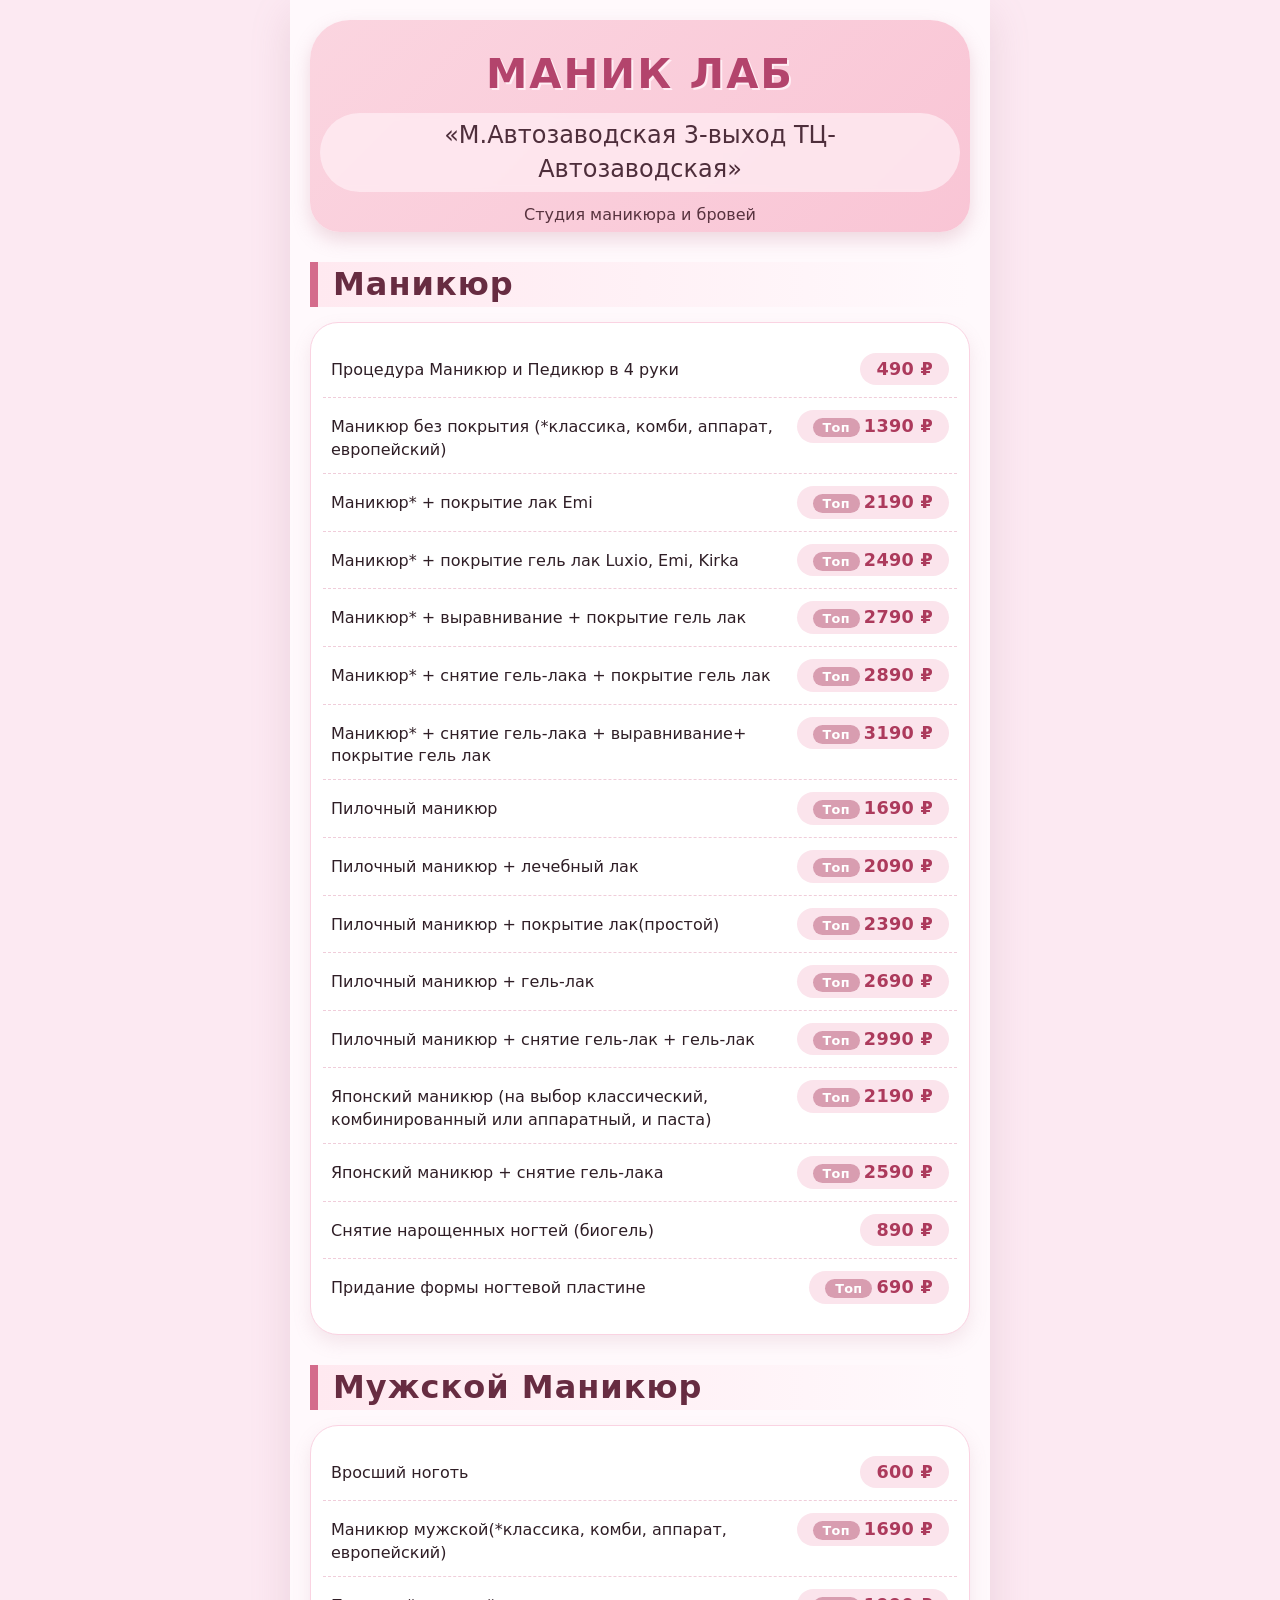
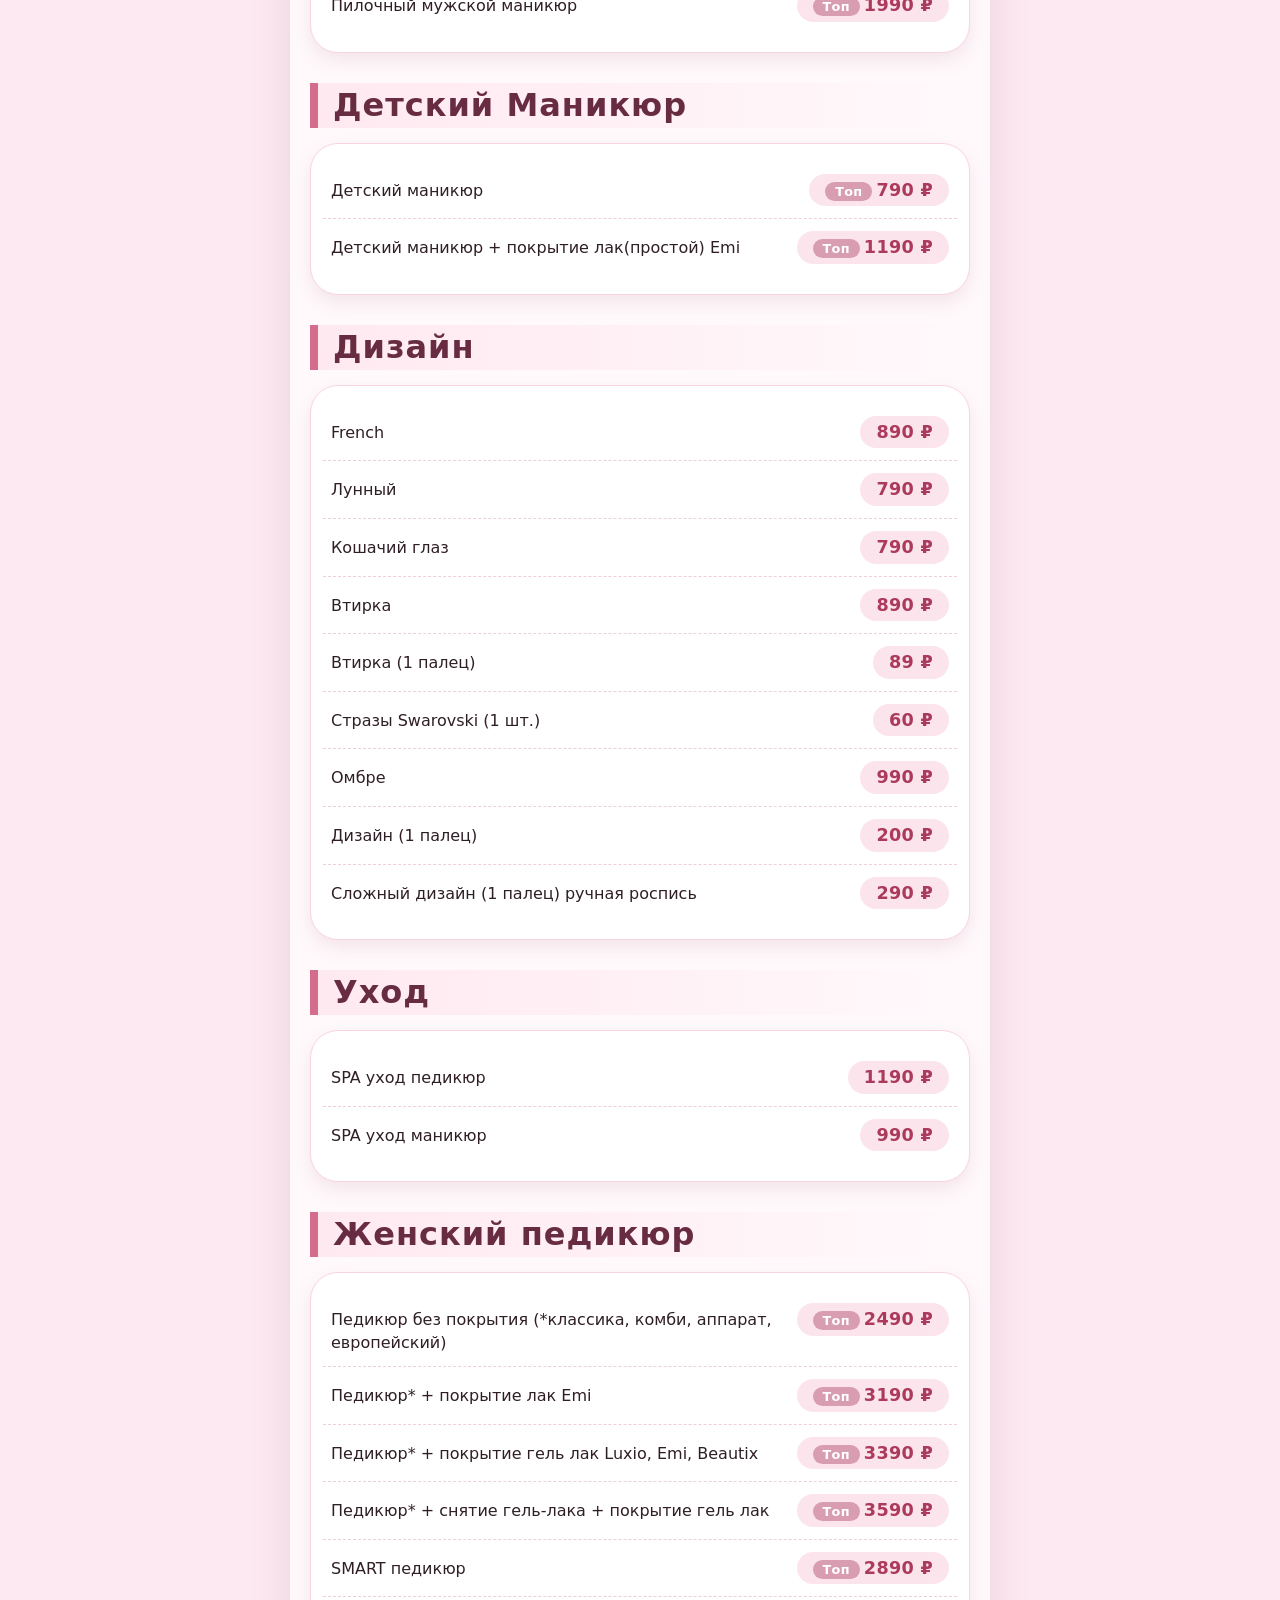
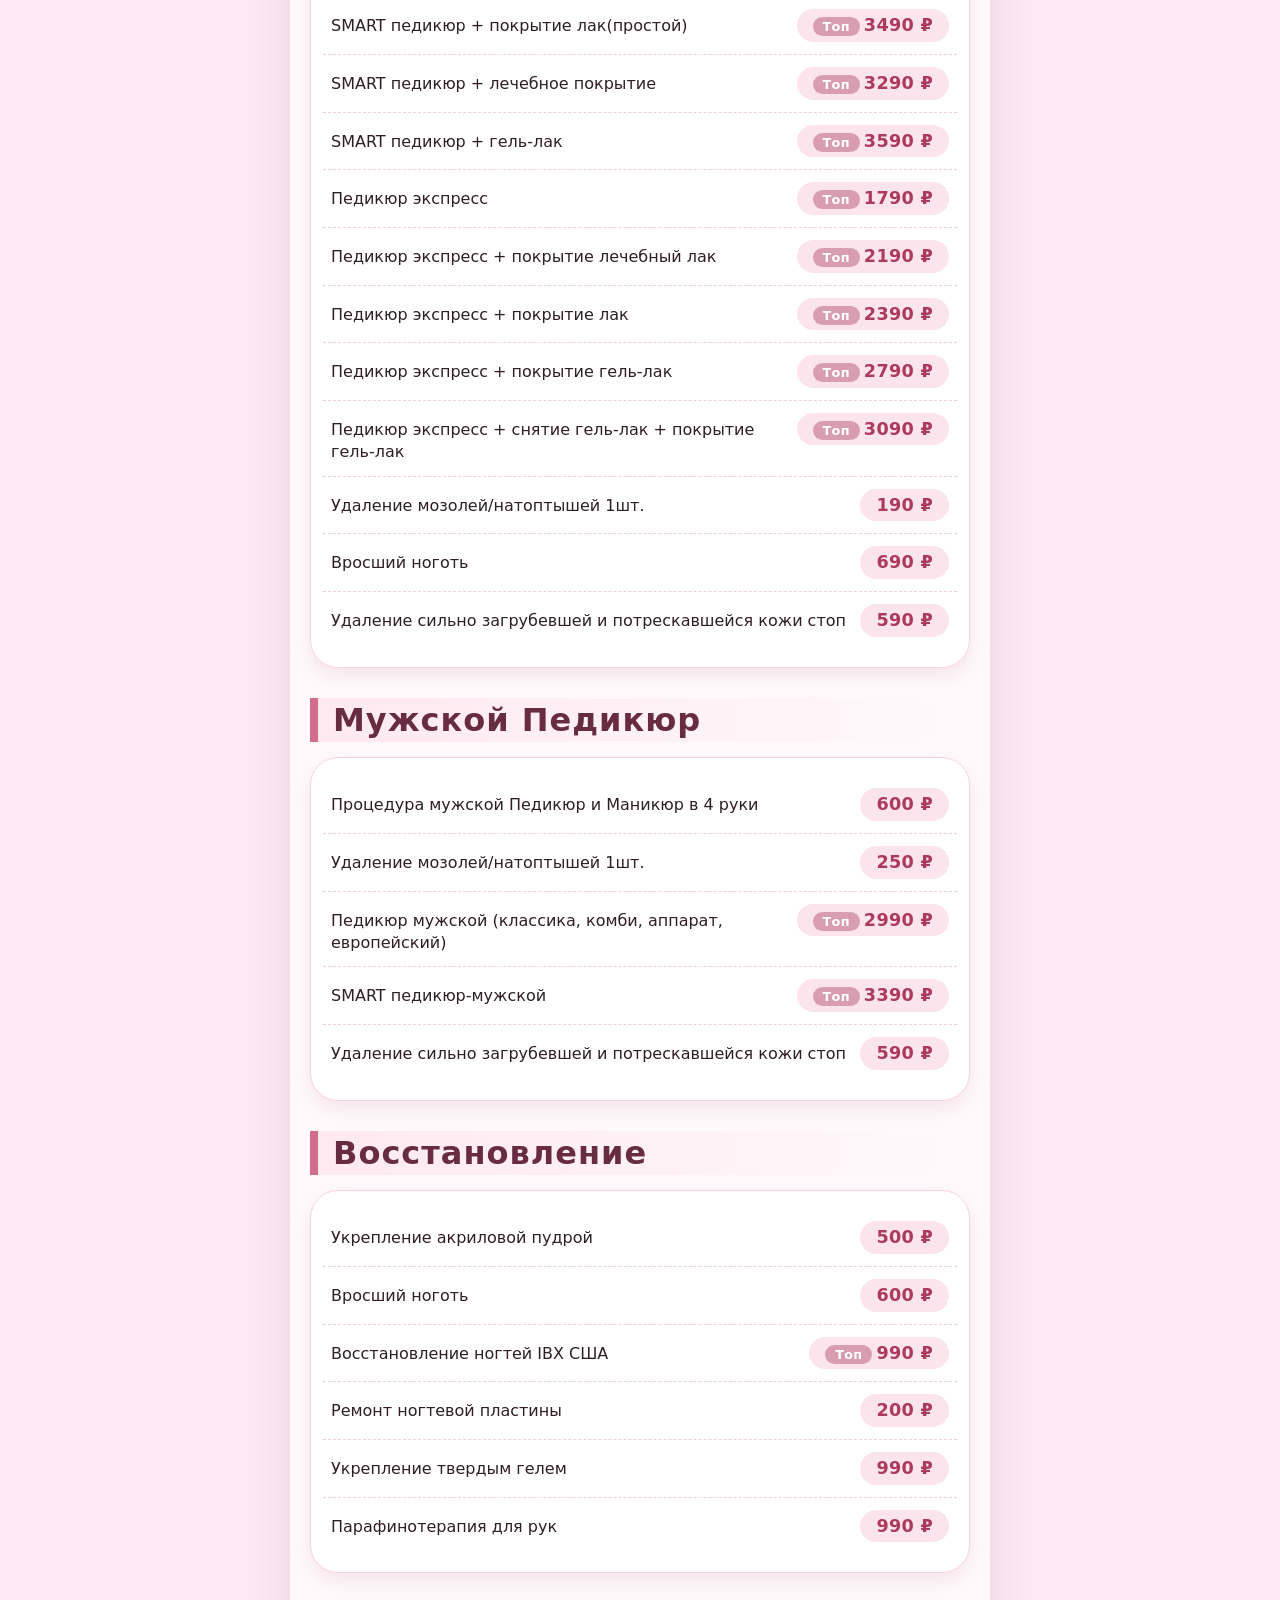
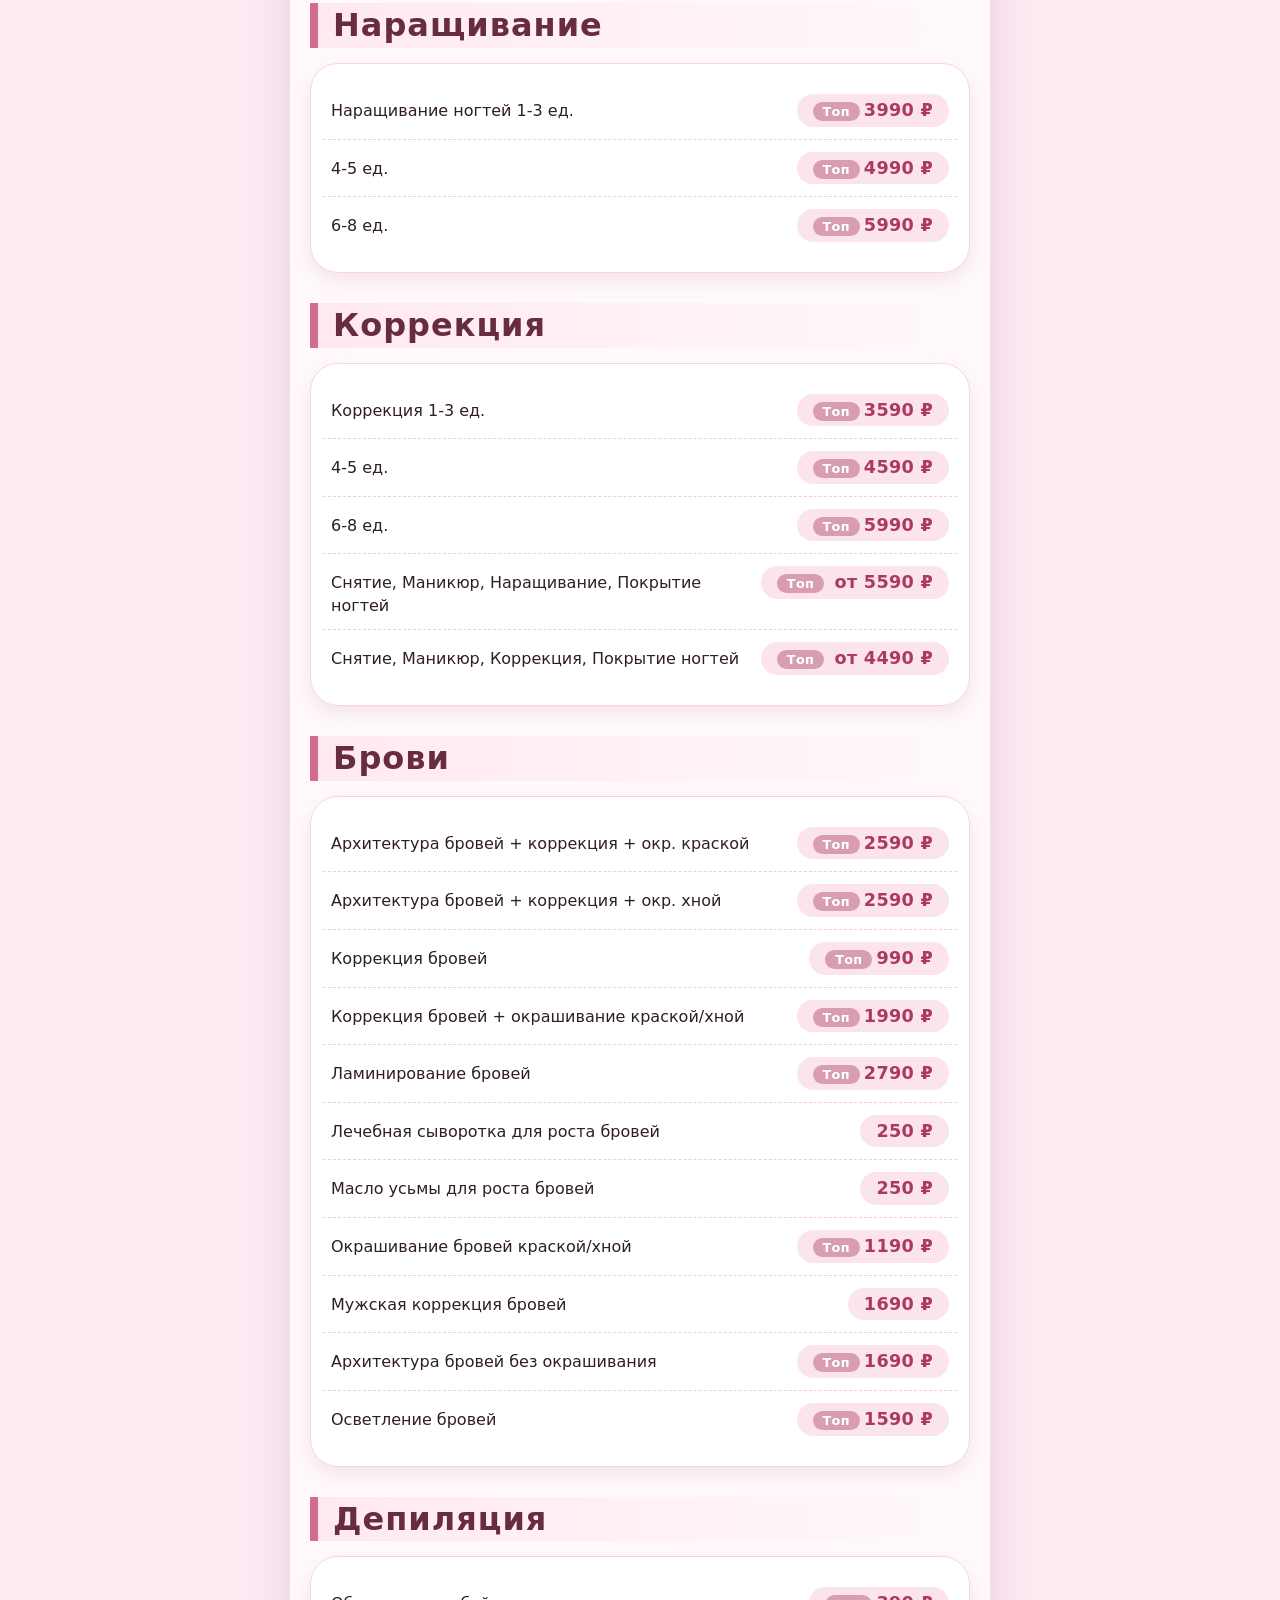
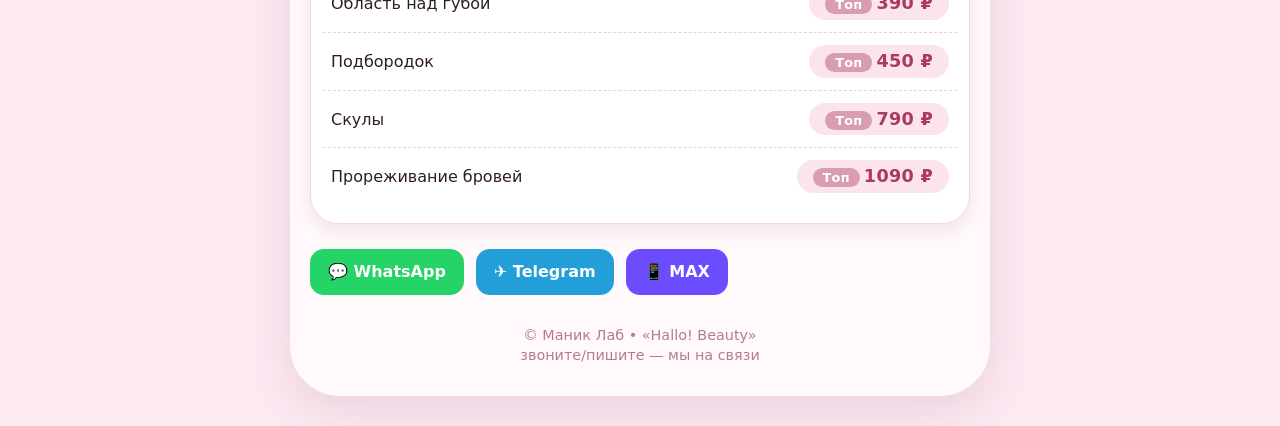
<file: index.html>
<!DOCTYPE html>
<html lang="ru">
<head>
    <meta charset="UTF-8">
    <meta name="viewport" content="width=device-width, initial-scale=1.0, maximum-scale=1.0, user-scalable=yes, viewport-fit=cover">
    <title>Маник Лаб • Студия «Hallo! Beauty»</title>
    <link rel="stylesheet" href="ff.css">
</head>
<body>
    <div class="container">
        <header>
            <h1> МАНИК ЛАБ</h1>
            <div class="subtitle">«М.Автозаводская 3-выход ТЦ-Автозаводская»</div>
            <p style="margin-top: 12px; font-weight: 400; color: #58333f;">Студия маникюра и бровей</p>
        </header>

        <!-- Маникюр -->
        <div class="section-title"> Маникюр</div>
        <div class="category-block">
            <div class="service-row"><span class="service-name">Процедура Маникюр и Педикюр в 4 руки</span><span class="service-price">490 ₽</span></div>
            <div class="service-row"><span class="service-name">Маникюр без покрытия (*классика, комби, аппарат, европейский)</span><span class="service-price"><span class="master-badge">Топ</span>1390 ₽</span></div>
            <div class="service-row"><span class="service-name">Маникюр* + покрытие лак Emi</span><span class="service-price"><span class="master-badge">Топ</span>2190 ₽</span></div>
            <div class="service-row"><span class="service-name">Маникюр* + покрытие гель лак Luxio, Emi, Kirka</span><span class="service-price"><span class="master-badge">Топ</span>2490 ₽</span></div>
            <div class="service-row"><span class="service-name">Маникюр* + выравнивание + покрытие гель лак</span><span class="service-price"><span class="master-badge">Топ</span>2790 ₽</span></div>
            <div class="service-row"><span class="service-name">Маникюр* + снятие гель-лака + покрытие гель лак</span><span class="service-price"><span class="master-badge">Топ</span>2890 ₽</span></div>
            <div class="service-row"><span class="service-name">Маникюр* + снятие гель-лака + выравнивание+ покрытие гель лак</span><span class="service-price"><span class="master-badge">Топ</span>3190 ₽</span></div>
            <div class="service-row"><span class="service-name">Пилочный маникюр</span><span class="service-price"><span class="master-badge">Топ</span>1690 ₽</span></div>
            <div class="service-row"><span class="service-name">Пилочный маникюр + лечебный лак</span><span class="service-price"><span class="master-badge">Топ</span>2090 ₽</span></div>
            <div class="service-row"><span class="service-name">Пилочный маникюр + покрытие лак(простой)</span><span class="service-price"><span class="master-badge">Топ</span>2390 ₽</span></div>
            <div class="service-row"><span class="service-name">Пилочный маникюр + гель-лак</span><span class="service-price"><span class="master-badge">Топ</span>2690 ₽</span></div>
            <div class="service-row"><span class="service-name">Пилочный маникюр + снятие гель-лак + гель-лак</span><span class="service-price"><span class="master-badge">Топ</span>2990 ₽</span></div>
            <div class="service-row"><span class="service-name">Японский маникюр (на выбор классический, комбинированный или аппаратный, и паста)</span><span class="service-price"><span class="master-badge">Топ</span>2190 ₽</span></div>
            <div class="service-row"><span class="service-name">Японский маникюр + снятие гель-лака</span><span class="service-price"><span class="master-badge">Топ</span>2590 ₽</span></div>
            <div class="service-row"><span class="service-name">Снятие нарощенных ногтей (биогель)</span><span class="service-price">890 ₽</span></div>
            <div class="service-row"><span class="service-name">Придание формы ногтевой пластине</span><span class="service-price"><span class="master-badge">Топ</span>690 ₽</span></div>
        </div>

        <!-- Мужской Маникюр -->
        <div class="section-title"> Мужской Маникюр</div>
        <div class="category-block">
            <div class="service-row"><span class="service-name">Вросший ноготь</span><span class="service-price">600 ₽</span></div>
            <div class="service-row"><span class="service-name">Маникюр мужской(*классика, комби, аппарат, европейский)</span><span class="service-price"><span class="master-badge">Топ</span>1690 ₽</span></div>
            <div class="service-row"><span class="service-name">Пилочный мужской маникюр</span><span class="service-price"><span class="master-badge">Топ</span>1990 ₽</span></div>
        </div>

        <!-- Детский Маникюр -->
        <div class="section-title"> Детский Маникюр</div>
        <div class="category-block">
            <div class="service-row"><span class="service-name">Детский маникюр</span><span class="service-price"><span class="master-badge">Топ</span>790 ₽</span></div>
            <div class="service-row"><span class="service-name">Детский маникюр + покрытие лак(простой) Emi</span><span class="service-price"><span class="master-badge">Топ</span>1190 ₽</span></div>
        </div>

        <!-- Дизайн -->
        <div class="section-title"> Дизайн</div>
        <div class="category-block">
            <div class="service-row"><span class="service-name">French</span><span class="service-price">890 ₽</span></div>
            <div class="service-row"><span class="service-name">Лунный</span><span class="service-price">790 ₽</span></div>
            <div class="service-row"><span class="service-name">Кошачий глаз</span><span class="service-price">790 ₽</span></div>
            <div class="service-row"><span class="service-name">Втирка</span><span class="service-price">890 ₽</span></div>
            <div class="service-row"><span class="service-name">Втирка (1 палец)</span><span class="service-price">89 ₽</span></div>
            <div class="service-row"><span class="service-name">Стразы Swarovski (1 шт.)</span><span class="service-price">60 ₽</span></div>
            <div class="service-row"><span class="service-name">Омбре</span><span class="service-price">990 ₽</span></div>
            <div class="service-row"><span class="service-name">Дизайн (1 палец)</span><span class="service-price">200 ₽</span></div>
            <div class="service-row"><span class="service-name">Сложный дизайн (1 палец) ручная роспись</span><span class="service-price">290 ₽</span></div>
        </div>

        <!-- Уход -->
        <div class="section-title"> Уход</div>
        <div class="category-block">
            <div class="service-row"><span class="service-name">SPA уход педикюр</span><span class="service-price">1190 ₽</span></div>
            <div class="service-row"><span class="service-name">SPA уход маникюр</span><span class="service-price">990 ₽</span></div>
        </div>

        <!-- Женский педикюр -->
        <div class="section-title"> Женский педикюр</div>
        <div class="category-block">
            <div class="service-row"><span class="service-name">Педикюр без покрытия (*классика, комби, аппарат, европейский)</span><span class="service-price"><span class="master-badge">Топ</span>2490 ₽</span></div>
            <div class="service-row"><span class="service-name">Педикюр* + покрытие лак Emi</span><span class="service-price"><span class="master-badge">Топ</span>3190 ₽</span></div>
            <div class="service-row"><span class="service-name">Педикюр* + покрытие гель лак Luxio, Emi, Beautix</span><span class="service-price"><span class="master-badge">Топ</span>3390 ₽</span></div>
            <div class="service-row"><span class="service-name">Педикюр* + снятие гель-лака + покрытие гель лак</span><span class="service-price"><span class="master-badge">Топ</span>3590 ₽</span></div>
            <div class="service-row"><span class="service-name">SMART педикюр</span><span class="service-price"><span class="master-badge">Топ</span>2890 ₽</span></div>
            <div class="service-row"><span class="service-name">SMART педикюр + покрытие лак(простой)</span><span class="service-price"><span class="master-badge">Топ</span>3490 ₽</span></div>
            <div class="service-row"><span class="service-name">SMART педикюр + лечебное покрытие</span><span class="service-price"><span class="master-badge">Топ</span>3290 ₽</span></div>
            <div class="service-row"><span class="service-name">SMART педикюр + гель-лак</span><span class="service-price"><span class="master-badge">Топ</span>3590 ₽</span></div>
            <div class="service-row"><span class="service-name">Педикюр экспресс</span><span class="service-price"><span class="master-badge">Топ</span>1790 ₽</span></div>
            <div class="service-row"><span class="service-name">Педикюр экспресс + покрытие лечебный лак</span><span class="service-price"><span class="master-badge">Топ</span>2190 ₽</span></div>
            <div class="service-row"><span class="service-name">Педикюр экспресс + покрытие лак</span><span class="service-price"><span class="master-badge">Топ</span>2390 ₽</span></div>
            <div class="service-row"><span class="service-name">Педикюр экспресс + покрытие гель-лак</span><span class="service-price"><span class="master-badge">Топ</span>2790 ₽</span></div>
            <div class="service-row"><span class="service-name">Педикюр экспресс + снятие гель-лак + покрытие гель-лак</span><span class="service-price"><span class="master-badge">Топ</span>3090 ₽</span></div>
            <div class="service-row"><span class="service-name">Удаление мозолей/натоптышей 1шт.</span><span class="service-price">190 ₽</span></div>
            <div class="service-row"><span class="service-name">Вросший ноготь</span><span class="service-price">690 ₽</span></div>
            <div class="service-row"><span class="service-name">Удаление сильно загрубевшей и потрескавшейся кожи стоп</span><span class="service-price">590 ₽</span></div>
        </div>

        <!-- Мужской Педикюр -->
        <div class="section-title"> Мужской Педикюр</div>
        <div class="category-block">
            <div class="service-row"><span class="service-name">Процедура мужской Педикюр и Маникюр в 4 руки</span><span class="service-price">600 ₽</span></div>
            <div class="service-row"><span class="service-name">Удаление мозолей/натоптышей 1шт.</span><span class="service-price">250 ₽</span></div>
            <div class="service-row"><span class="service-name">Педикюр мужской (классика, комби, аппарат, европейский)</span><span class="service-price"><span class="master-badge">Топ</span>2990 ₽</span></div>
            <div class="service-row"><span class="service-name">SMART педикюр-мужской</span><span class="service-price"><span class="master-badge">Топ</span>3390 ₽</span></div>
            <div class="service-row"><span class="service-name">Удаление сильно загрубевшей и потрескавшейся кожи стоп</span><span class="service-price">590 ₽</span></div>
        </div>

        <!-- Восстановление -->
        <div class="section-title"> Восстановление</div>
        <div class="category-block">
            <div class="service-row"><span class="service-name">Укрепление акриловой пудрой</span><span class="service-price">500 ₽</span></div>
            <div class="service-row"><span class="service-name">Вросший ноготь</span><span class="service-price">600 ₽</span></div>
            <div class="service-row"><span class="service-name">Восстановление ногтей IBX США</span><span class="service-price"><span class="master-badge">Топ</span>990 ₽</span></div>
            <div class="service-row"><span class="service-name">Ремонт ногтевой пластины</span><span class="service-price">200 ₽</span></div>
            <div class="service-row"><span class="service-name">Укрепление твердым гелем</span><span class="service-price">990 ₽</span></div>
            <div class="service-row"><span class="service-name">Парафинотерапия для рук</span><span class="service-price">990 ₽</span></div>
        </div>

        <!-- Наращивание -->
        <div class="section-title"> Наращивание</div>
        <div class="category-block">
            <div class="service-row"><span class="service-name">Наращивание ногтей 1-3 ед.</span><span class="service-price"><span class="master-badge">Топ</span>3990 ₽</span></div>
            <div class="service-row"><span class="service-name">4-5 ед.</span><span class="service-price"><span class="master-badge">Топ</span>4990 ₽</span></div>
            <div class="service-row"><span class="service-name">6-8 ед.</span><span class="service-price"><span class="master-badge">Топ</span>5990 ₽</span></div>
        </div>

        <!-- Коррекция -->
        <div class="section-title"> Коррекция</div>
        <div class="category-block">
            <div class="service-row"><span class="service-name">Коррекция 1-3 ед.</span><span class="service-price"><span class="master-badge">Топ</span>3590 ₽</span></div>
            <div class="service-row"><span class="service-name">4-5 ед.</span><span class="service-price"><span class="master-badge">Топ</span>4590 ₽</span></div>
            <div class="service-row"><span class="service-name">6-8 ед.</span><span class="service-price"><span class="master-badge">Топ</span>5990 ₽</span></div>
            <div class="service-row"><span class="service-name">Снятие, Маникюр, Наращивание, Покрытие ногтей</span><span class="service-price"><span class="master-badge">Топ</span> от 5590 ₽</span></div>
            <div class="service-row"><span class="service-name">Снятие, Маникюр, Коррекция, Покрытие ногтей</span><span class="service-price"><span class="master-badge">Топ</span> от 4490 ₽</span></div>
        </div>

        <!-- Брови -->
        <div class="section-title"> Брови</div>
        <div class="category-block">
            <div class="service-row"><span class="service-name">Архитектура бровей + коррекция + окр. краской</span><span class="service-price"><span class="master-badge">Топ</span>2590 ₽</span></div>
            <div class="service-row"><span class="service-name">Архитектура бровей + коррекция + окр. хной</span><span class="service-price"><span class="master-badge">Топ</span>2590 ₽</span></div>
            <div class="service-row"><span class="service-name">Коррекция бровей</span><span class="service-price"><span class="master-badge">Топ</span>990 ₽</span></div>
            <div class="service-row"><span class="service-name">Коррекция бровей + окрашивание краской/хной</span><span class="service-price"><span class="master-badge">Топ</span>1990 ₽</span></div>
            <div class="service-row"><span class="service-name">Ламинирование бровей</span><span class="service-price"><span class="master-badge">Топ</span>2790 ₽</span></div>
            <div class="service-row"><span class="service-name">Лечебная сыворотка для роста бровей</span><span class="service-price">250 ₽</span></div>
            <div class="service-row"><span class="service-name">Масло усьмы для роста бровей</span><span class="service-price">250 ₽</span></div>
            <div class="service-row"><span class="service-name">Окрашивание бровей краской/хной</span><span class="service-price"><span class="master-badge">Топ</span>1190 ₽</span></div>
            <div class="service-row"><span class="service-name">Мужская коррекция бровей</span><span class="service-price">1690 ₽</span></div>
            <div class="service-row"><span class="service-name">Архитектура бровей без окрашивания</span><span class="service-price"><span class="master-badge">Топ</span>1690 ₽</span></div>
            <div class="service-row"><span class="service-name">Осветление бровей</span><span class="service-price"><span class="master-badge">Топ</span>1590 ₽</span></div>
        </div>

        <!-- Депиляция -->
        <div class="section-title"> Депиляция</div>
        <div class="category-block">
            <div class="service-row"><span class="service-name">Область над губой</span><span class="service-price"><span class="master-badge">Топ</span>390 ₽</span></div>
            <div class="service-row"><span class="service-name">Подбородок</span><span class="service-price"><span class="master-badge">Топ</span>450 ₽</span></div>
            <div class="service-row"><span class="service-name">Скулы</span><span class="service-price"><span class="master-badge">Топ</span>790 ₽</span></div>
            <div class="service-row"><span class="service-name">Прореживание бровей</span><span class="service-price"><span class="master-badge">Топ</span>1090 ₽</span></div>
        </div>

        <!-- Кнопки связи -->
        <div class="contacts">
  <a class="contact-btn whatsapp" href="https://wa.me/79150165068" target="_blank">
    💬 WhatsApp
  </a>

  <a class="contact-btn telegram" href="https://t.me/manic_lab" target="_blank">
    ✈️ Telegram
  </a>

<a class="contact-btn max"
   href="https:https://max.ru/u/f9LHodD0cOJK3JB_rKJIhU1jXG90wtzyNEv8hahjJiuZBqgZ4Hu-EogRRnU"
   target="_blank"
   rel="noopener noreferrer">
  📱 MAX
</a>
</div>

        <footer>© Маник Лаб • «Hallo! Beauty»<br>звоните/пишите — мы на связи</footer>
    </div>

    <script src="oo.js"></script>
</body>
</html>
</file>
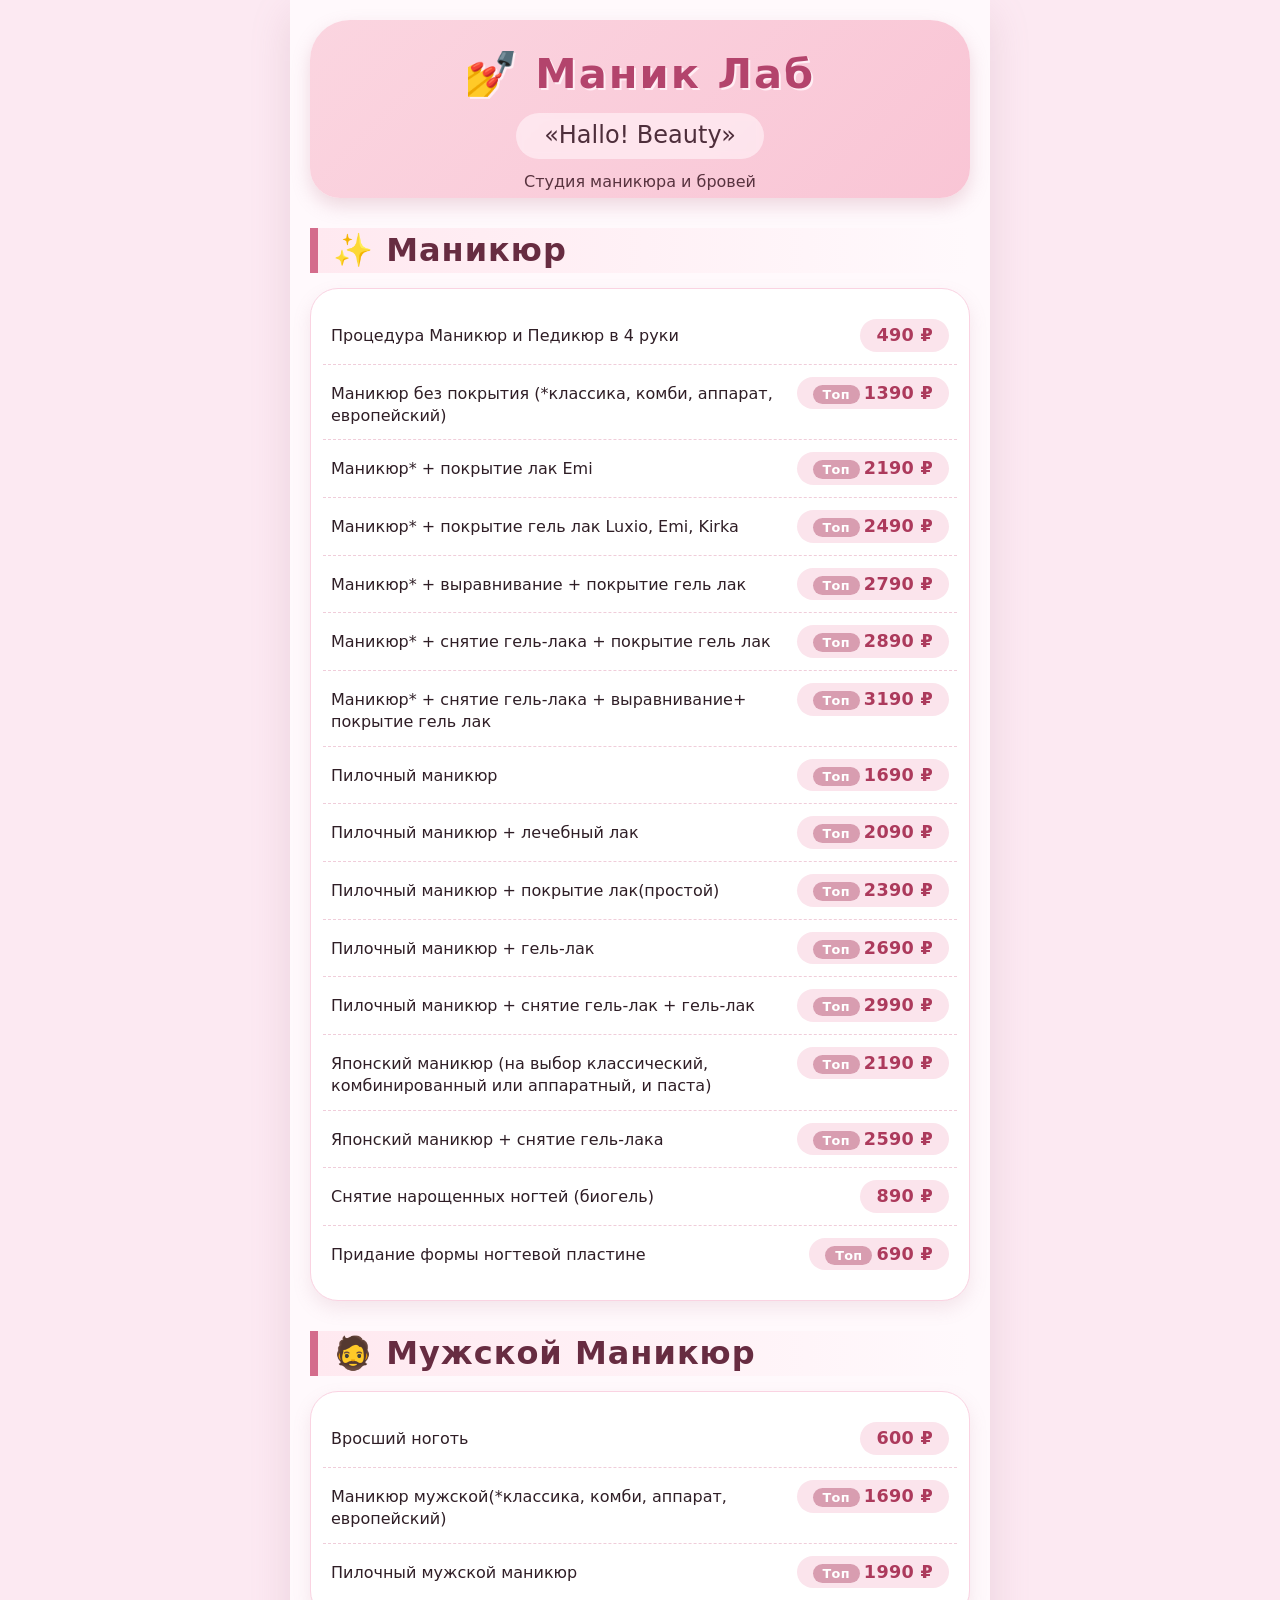
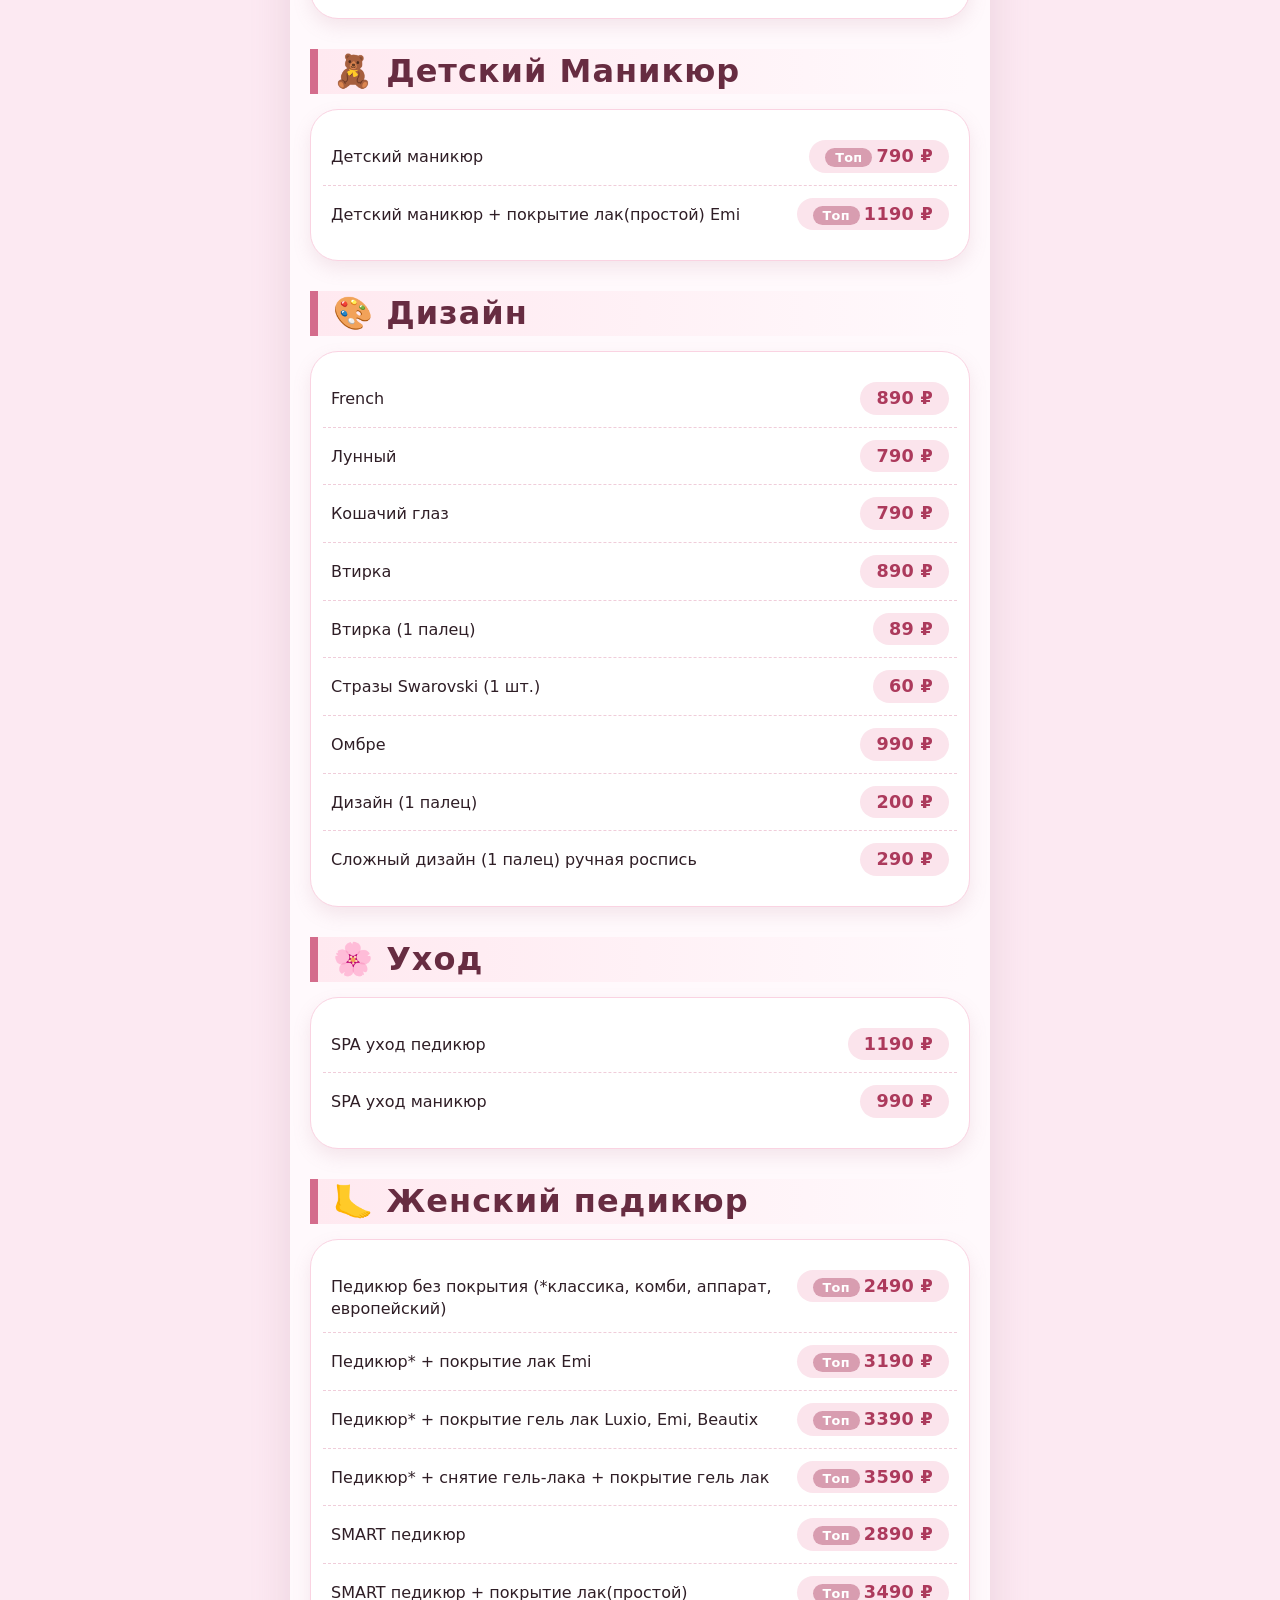
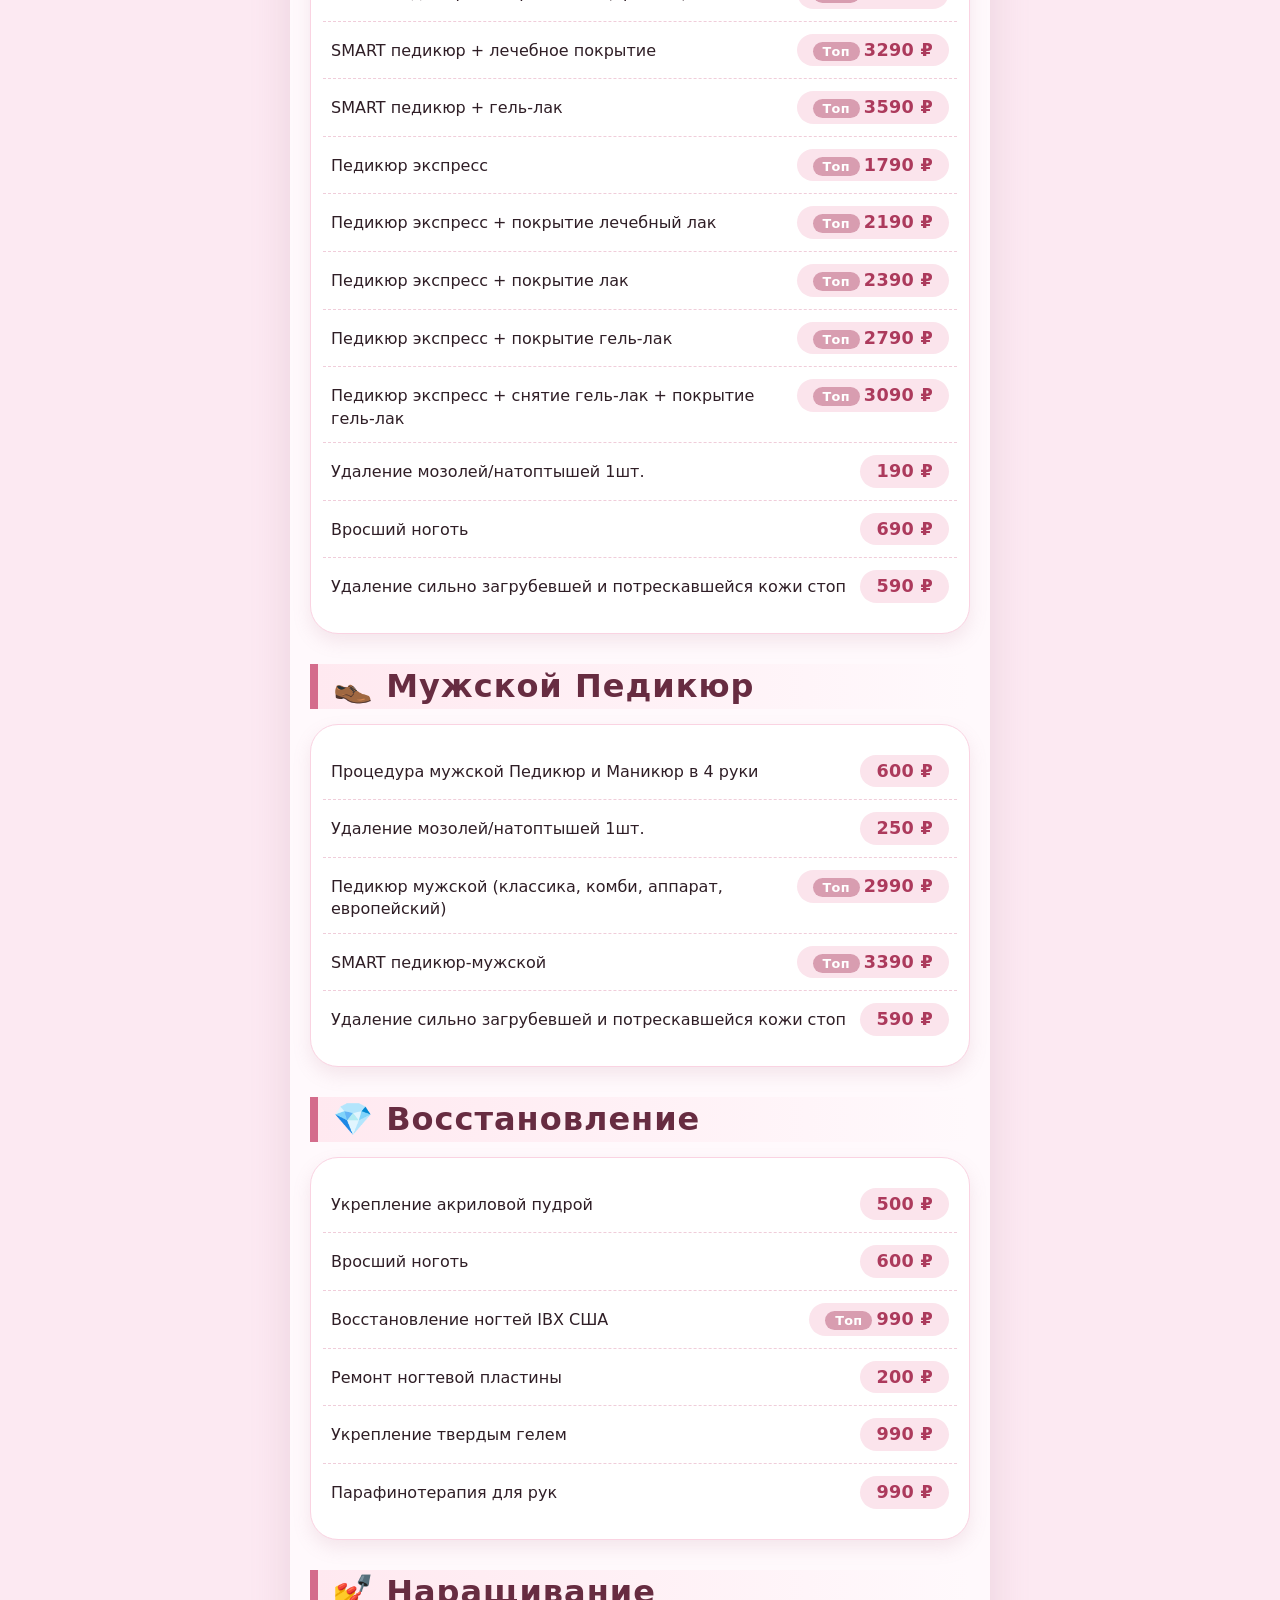
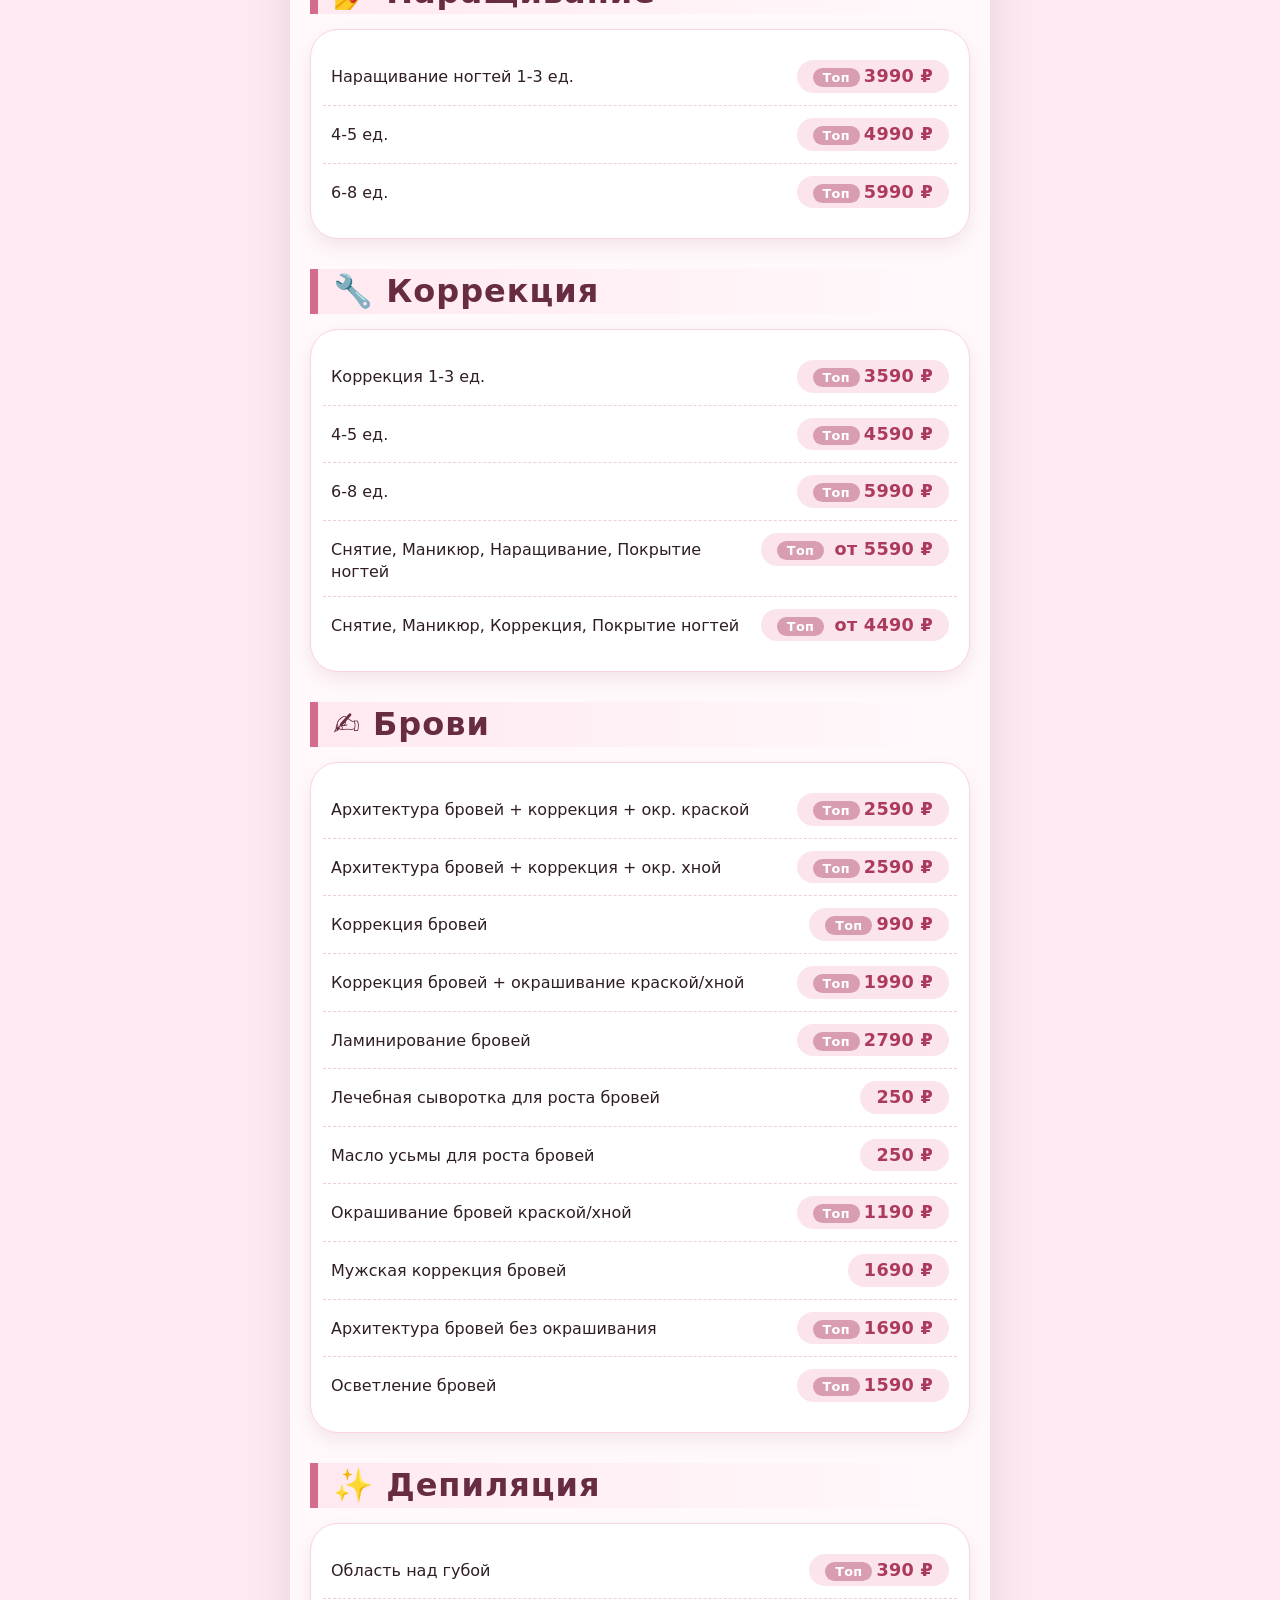
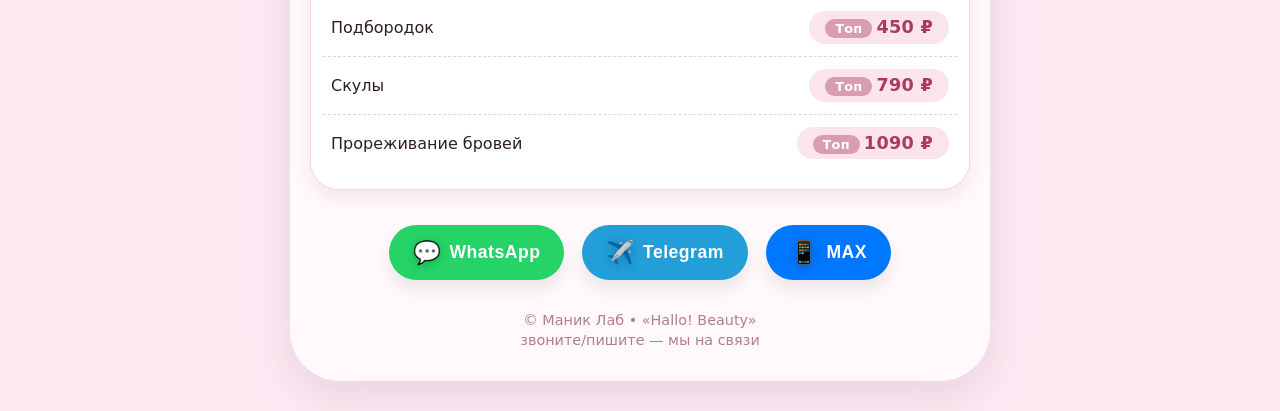
<file: kk.html>
<!DOCTYPE html>
<html lang="ru">
<head>
    <meta charset="UTF-8">
    <meta name="viewport" content="width=device-width, initial-scale=1.0, maximum-scale=1.0, user-scalable=yes, viewport-fit=cover">
    <title>Маник Лаб • Студия «Hallo! Beauty»</title>
    <link rel="stylesheet" href="ff.css">
</head>
<body>
    <div class="container">
        <header>
            <h1>💅 Маник Лаб</h1>
            <div class="subtitle">«Hallo! Beauty»</div>
            <p style="margin-top: 12px; font-weight: 400; color: #58333f;">Студия маникюра и бровей</p>
        </header>

        <!-- Маникюр -->
        <div class="section-title">✨ Маникюр</div>
        <div class="category-block">
            <div class="service-row"><span class="service-name">Процедура Маникюр и Педикюр в 4 руки</span><span class="service-price">490 ₽</span></div>
            <div class="service-row"><span class="service-name">Маникюр без покрытия (*классика, комби, аппарат, европейский)</span><span class="service-price"><span class="master-badge">Топ</span>1390 ₽</span></div>
            <div class="service-row"><span class="service-name">Маникюр* + покрытие лак Emi</span><span class="service-price"><span class="master-badge">Топ</span>2190 ₽</span></div>
            <div class="service-row"><span class="service-name">Маникюр* + покрытие гель лак Luxio, Emi, Kirka</span><span class="service-price"><span class="master-badge">Топ</span>2490 ₽</span></div>
            <div class="service-row"><span class="service-name">Маникюр* + выравнивание + покрытие гель лак</span><span class="service-price"><span class="master-badge">Топ</span>2790 ₽</span></div>
            <div class="service-row"><span class="service-name">Маникюр* + снятие гель-лака + покрытие гель лак</span><span class="service-price"><span class="master-badge">Топ</span>2890 ₽</span></div>
            <div class="service-row"><span class="service-name">Маникюр* + снятие гель-лака + выравнивание+ покрытие гель лак</span><span class="service-price"><span class="master-badge">Топ</span>3190 ₽</span></div>
            <div class="service-row"><span class="service-name">Пилочный маникюр</span><span class="service-price"><span class="master-badge">Топ</span>1690 ₽</span></div>
            <div class="service-row"><span class="service-name">Пилочный маникюр + лечебный лак</span><span class="service-price"><span class="master-badge">Топ</span>2090 ₽</span></div>
            <div class="service-row"><span class="service-name">Пилочный маникюр + покрытие лак(простой)</span><span class="service-price"><span class="master-badge">Топ</span>2390 ₽</span></div>
            <div class="service-row"><span class="service-name">Пилочный маникюр + гель-лак</span><span class="service-price"><span class="master-badge">Топ</span>2690 ₽</span></div>
            <div class="service-row"><span class="service-name">Пилочный маникюр + снятие гель-лак + гель-лак</span><span class="service-price"><span class="master-badge">Топ</span>2990 ₽</span></div>
            <div class="service-row"><span class="service-name">Японский маникюр (на выбор классический, комбинированный или аппаратный, и паста)</span><span class="service-price"><span class="master-badge">Топ</span>2190 ₽</span></div>
            <div class="service-row"><span class="service-name">Японский маникюр + снятие гель-лака</span><span class="service-price"><span class="master-badge">Топ</span>2590 ₽</span></div>
            <div class="service-row"><span class="service-name">Снятие нарощенных ногтей (биогель)</span><span class="service-price">890 ₽</span></div>
            <div class="service-row"><span class="service-name">Придание формы ногтевой пластине</span><span class="service-price"><span class="master-badge">Топ</span>690 ₽</span></div>
        </div>

        <!-- Мужской Маникюр -->
        <div class="section-title">🧔 Мужской Маникюр</div>
        <div class="category-block">
            <div class="service-row"><span class="service-name">Вросший ноготь</span><span class="service-price">600 ₽</span></div>
            <div class="service-row"><span class="service-name">Маникюр мужской(*классика, комби, аппарат, европейский)</span><span class="service-price"><span class="master-badge">Топ</span>1690 ₽</span></div>
            <div class="service-row"><span class="service-name">Пилочный мужской маникюр</span><span class="service-price"><span class="master-badge">Топ</span>1990 ₽</span></div>
        </div>

        <!-- Детский Маникюр -->
        <div class="section-title">🧸 Детский Маникюр</div>
        <div class="category-block">
            <div class="service-row"><span class="service-name">Детский маникюр</span><span class="service-price"><span class="master-badge">Топ</span>790 ₽</span></div>
            <div class="service-row"><span class="service-name">Детский маникюр + покрытие лак(простой) Emi</span><span class="service-price"><span class="master-badge">Топ</span>1190 ₽</span></div>
        </div>

        <!-- Дизайн -->
        <div class="section-title">🎨 Дизайн</div>
        <div class="category-block">
            <div class="service-row"><span class="service-name">French</span><span class="service-price">890 ₽</span></div>
            <div class="service-row"><span class="service-name">Лунный</span><span class="service-price">790 ₽</span></div>
            <div class="service-row"><span class="service-name">Кошачий глаз</span><span class="service-price">790 ₽</span></div>
            <div class="service-row"><span class="service-name">Втирка</span><span class="service-price">890 ₽</span></div>
            <div class="service-row"><span class="service-name">Втирка (1 палец)</span><span class="service-price">89 ₽</span></div>
            <div class="service-row"><span class="service-name">Стразы Swarovski (1 шт.)</span><span class="service-price">60 ₽</span></div>
            <div class="service-row"><span class="service-name">Омбре</span><span class="service-price">990 ₽</span></div>
            <div class="service-row"><span class="service-name">Дизайн (1 палец)</span><span class="service-price">200 ₽</span></div>
            <div class="service-row"><span class="service-name">Сложный дизайн (1 палец) ручная роспись</span><span class="service-price">290 ₽</span></div>
        </div>

        <!-- Уход -->
        <div class="section-title">🌸 Уход</div>
        <div class="category-block">
            <div class="service-row"><span class="service-name">SPA уход педикюр</span><span class="service-price">1190 ₽</span></div>
            <div class="service-row"><span class="service-name">SPA уход маникюр</span><span class="service-price">990 ₽</span></div>
        </div>

        <!-- Женский педикюр -->
        <div class="section-title">🦶 Женский педикюр</div>
        <div class="category-block">
            <div class="service-row"><span class="service-name">Педикюр без покрытия (*классика, комби, аппарат, европейский)</span><span class="service-price"><span class="master-badge">Топ</span>2490 ₽</span></div>
            <div class="service-row"><span class="service-name">Педикюр* + покрытие лак Emi</span><span class="service-price"><span class="master-badge">Топ</span>3190 ₽</span></div>
            <div class="service-row"><span class="service-name">Педикюр* + покрытие гель лак Luxio, Emi, Beautix</span><span class="service-price"><span class="master-badge">Топ</span>3390 ₽</span></div>
            <div class="service-row"><span class="service-name">Педикюр* + снятие гель-лака + покрытие гель лак</span><span class="service-price"><span class="master-badge">Топ</span>3590 ₽</span></div>
            <div class="service-row"><span class="service-name">SMART педикюр</span><span class="service-price"><span class="master-badge">Топ</span>2890 ₽</span></div>
            <div class="service-row"><span class="service-name">SMART педикюр + покрытие лак(простой)</span><span class="service-price"><span class="master-badge">Топ</span>3490 ₽</span></div>
            <div class="service-row"><span class="service-name">SMART педикюр + лечебное покрытие</span><span class="service-price"><span class="master-badge">Топ</span>3290 ₽</span></div>
            <div class="service-row"><span class="service-name">SMART педикюр + гель-лак</span><span class="service-price"><span class="master-badge">Топ</span>3590 ₽</span></div>
            <div class="service-row"><span class="service-name">Педикюр экспресс</span><span class="service-price"><span class="master-badge">Топ</span>1790 ₽</span></div>
            <div class="service-row"><span class="service-name">Педикюр экспресс + покрытие лечебный лак</span><span class="service-price"><span class="master-badge">Топ</span>2190 ₽</span></div>
            <div class="service-row"><span class="service-name">Педикюр экспресс + покрытие лак</span><span class="service-price"><span class="master-badge">Топ</span>2390 ₽</span></div>
            <div class="service-row"><span class="service-name">Педикюр экспресс + покрытие гель-лак</span><span class="service-price"><span class="master-badge">Топ</span>2790 ₽</span></div>
            <div class="service-row"><span class="service-name">Педикюр экспресс + снятие гель-лак + покрытие гель-лак</span><span class="service-price"><span class="master-badge">Топ</span>3090 ₽</span></div>
            <div class="service-row"><span class="service-name">Удаление мозолей/натоптышей 1шт.</span><span class="service-price">190 ₽</span></div>
            <div class="service-row"><span class="service-name">Вросший ноготь</span><span class="service-price">690 ₽</span></div>
            <div class="service-row"><span class="service-name">Удаление сильно загрубевшей и потрескавшейся кожи стоп</span><span class="service-price">590 ₽</span></div>
        </div>

        <!-- Мужской Педикюр -->
        <div class="section-title">👞 Мужской Педикюр</div>
        <div class="category-block">
            <div class="service-row"><span class="service-name">Процедура мужской Педикюр и Маникюр в 4 руки</span><span class="service-price">600 ₽</span></div>
            <div class="service-row"><span class="service-name">Удаление мозолей/натоптышей 1шт.</span><span class="service-price">250 ₽</span></div>
            <div class="service-row"><span class="service-name">Педикюр мужской (классика, комби, аппарат, европейский)</span><span class="service-price"><span class="master-badge">Топ</span>2990 ₽</span></div>
            <div class="service-row"><span class="service-name">SMART педикюр-мужской</span><span class="service-price"><span class="master-badge">Топ</span>3390 ₽</span></div>
            <div class="service-row"><span class="service-name">Удаление сильно загрубевшей и потрескавшейся кожи стоп</span><span class="service-price">590 ₽</span></div>
        </div>

        <!-- Восстановление -->
        <div class="section-title">💎 Восстановление</div>
        <div class="category-block">
            <div class="service-row"><span class="service-name">Укрепление акриловой пудрой</span><span class="service-price">500 ₽</span></div>
            <div class="service-row"><span class="service-name">Вросший ноготь</span><span class="service-price">600 ₽</span></div>
            <div class="service-row"><span class="service-name">Восстановление ногтей IBX США</span><span class="service-price"><span class="master-badge">Топ</span>990 ₽</span></div>
            <div class="service-row"><span class="service-name">Ремонт ногтевой пластины</span><span class="service-price">200 ₽</span></div>
            <div class="service-row"><span class="service-name">Укрепление твердым гелем</span><span class="service-price">990 ₽</span></div>
            <div class="service-row"><span class="service-name">Парафинотерапия для рук</span><span class="service-price">990 ₽</span></div>
        </div>

        <!-- Наращивание -->
        <div class="section-title">💅 Наращивание</div>
        <div class="category-block">
            <div class="service-row"><span class="service-name">Наращивание ногтей 1-3 ед.</span><span class="service-price"><span class="master-badge">Топ</span>3990 ₽</span></div>
            <div class="service-row"><span class="service-name">4-5 ед.</span><span class="service-price"><span class="master-badge">Топ</span>4990 ₽</span></div>
            <div class="service-row"><span class="service-name">6-8 ед.</span><span class="service-price"><span class="master-badge">Топ</span>5990 ₽</span></div>
        </div>

        <!-- Коррекция -->
        <div class="section-title">🔧 Коррекция</div>
        <div class="category-block">
            <div class="service-row"><span class="service-name">Коррекция 1-3 ед.</span><span class="service-price"><span class="master-badge">Топ</span>3590 ₽</span></div>
            <div class="service-row"><span class="service-name">4-5 ед.</span><span class="service-price"><span class="master-badge">Топ</span>4590 ₽</span></div>
            <div class="service-row"><span class="service-name">6-8 ед.</span><span class="service-price"><span class="master-badge">Топ</span>5990 ₽</span></div>
            <div class="service-row"><span class="service-name">Снятие, Маникюр, Наращивание, Покрытие ногтей</span><span class="service-price"><span class="master-badge">Топ</span> от 5590 ₽</span></div>
            <div class="service-row"><span class="service-name">Снятие, Маникюр, Коррекция, Покрытие ногтей</span><span class="service-price"><span class="master-badge">Топ</span> от 4490 ₽</span></div>
        </div>

        <!-- Брови -->
        <div class="section-title">✍️ Брови</div>
        <div class="category-block">
            <div class="service-row"><span class="service-name">Архитектура бровей + коррекция + окр. краской</span><span class="service-price"><span class="master-badge">Топ</span>2590 ₽</span></div>
            <div class="service-row"><span class="service-name">Архитектура бровей + коррекция + окр. хной</span><span class="service-price"><span class="master-badge">Топ</span>2590 ₽</span></div>
            <div class="service-row"><span class="service-name">Коррекция бровей</span><span class="service-price"><span class="master-badge">Топ</span>990 ₽</span></div>
            <div class="service-row"><span class="service-name">Коррекция бровей + окрашивание краской/хной</span><span class="service-price"><span class="master-badge">Топ</span>1990 ₽</span></div>
            <div class="service-row"><span class="service-name">Ламинирование бровей</span><span class="service-price"><span class="master-badge">Топ</span>2790 ₽</span></div>
            <div class="service-row"><span class="service-name">Лечебная сыворотка для роста бровей</span><span class="service-price">250 ₽</span></div>
            <div class="service-row"><span class="service-name">Масло усьмы для роста бровей</span><span class="service-price">250 ₽</span></div>
            <div class="service-row"><span class="service-name">Окрашивание бровей краской/хной</span><span class="service-price"><span class="master-badge">Топ</span>1190 ₽</span></div>
            <div class="service-row"><span class="service-name">Мужская коррекция бровей</span><span class="service-price">1690 ₽</span></div>
            <div class="service-row"><span class="service-name">Архитектура бровей без окрашивания</span><span class="service-price"><span class="master-badge">Топ</span>1690 ₽</span></div>
            <div class="service-row"><span class="service-name">Осветление бровей</span><span class="service-price"><span class="master-badge">Топ</span>1590 ₽</span></div>
        </div>

        <!-- Депиляция -->
        <div class="section-title">✨ Депиляция</div>
        <div class="category-block">
            <div class="service-row"><span class="service-name">Область над губой</span><span class="service-price"><span class="master-badge">Топ</span>390 ₽</span></div>
            <div class="service-row"><span class="service-name">Подбородок</span><span class="service-price"><span class="master-badge">Топ</span>450 ₽</span></div>
            <div class="service-row"><span class="service-name">Скулы</span><span class="service-price"><span class="master-badge">Топ</span>790 ₽</span></div>
            <div class="service-row"><span class="service-name">Прореживание бровей</span><span class="service-price"><span class="master-badge">Топ</span>1090 ₽</span></div>
        </div>

        <!-- Кнопки связи -->
        <div class="social-buttons">
            <button class="social-btn whatsapp" id="whatsappBtn"><span class="btn-icon">💬</span> WhatsApp</button>
            <button class="social-btn telegram" id="telegramBtn"><span class="btn-icon">✈️</span> Telegram</button>
            <button class="social-btn vkontakte" id="MAX"><span class="btn-icon">📱</span> MAX</button>
        </div>

        <footer>© Маник Лаб • «Hallo! Beauty»<br>звоните/пишите — мы на связи</footer>
    </div>

    <script src="oo.js"></script>
</body>
</html>
</file>
<file: ff.css>
* {
    margin: 0;
    padding: 0;
    box-sizing: border-box;
}
body {
    background: #fce9f2;
    font-family: 'Segoe UI', 'Inter', system-ui, -apple-system, sans-serif;
    color: #3d2c33;
    line-height: 1.4;
    padding: 0 0 30px;
}
.container {
    max-width: 700px;
    margin: 0 auto;
    background: #fff9fc;
    box-shadow: 0 15px 40px rgba(170, 120, 140, 0.2);
    border-radius: 0 0 50px 50px;
    overflow: hidden;
    padding: 20px 20px 30px;
}
header {
    text-align: center;
    padding: 25px 10px 5px;
    background: linear-gradient(135deg, #fbd5e0 0%, #f9c5d5 100%);
    border-radius: 40px 40px 30px 30px;
    margin-bottom: 20px;
    box-shadow: 0 8px 18px rgba(200, 140, 160, 0.3);
}
h1 {
    font-size: 2.6rem;
    font-weight: 700;
    letter-spacing: 2px;
    color: #b3446c;
    text-shadow: 2px 2px 0 #ffeef4;
    margin-bottom: 5px;
}
.subtitle {
    font-size: 1.5rem;
    font-weight: 300;
    color: #4e2e3b;
    background: rgba(255, 240, 245, 0.7);
    display: inline-block;
    padding: 6px 28px;
    border-radius: 40px;
    margin-top: 5px;
    backdrop-filter: blur(3px);
}
.section-title {
    font-size: 2rem;
    font-weight: 600;
    margin: 30px 0 15px;
    padding-left: 15px;
    border-left: 8px solid #d46c8c;
    color: #672c41;
    background: linear-gradient(to right, #ffe9f0, transparent);
    letter-spacing: 1px;
}
.category-block {
    background: #ffffff;
    border-radius: 28px;
    padding: 18px 12px;
    margin-bottom: 25px;
    box-shadow: 0 8px 18px rgba(180, 120, 140, 0.15);
    border: 1px solid #fad3e2;
}
.service-row {
    display: flex;
    justify-content: space-between;
    align-items: baseline;
    flex-wrap: wrap;
    padding: 12px 8px;
    border-bottom: 1px dashed #f0cdda;
    gap: 8px;
}
.service-row:last-child {
    border-bottom: none;
}
.service-name {
    font-weight: 500;
    color: #2f1e26;
    font-size: 1rem;
    flex: 2;
    min-width: 180px;
    padding-right: 5px;
}
.service-price {
    font-weight: 700;
    font-size: 1.1rem;
    background: #fbe4ec;
    padding: 4px 16px;
    border-radius: 30px;
    color: #ac3a5c;
    white-space: nowrap;
    letter-spacing: 0.3px;
}
.master-badge {
    font-size: 0.8rem;
    font-weight: 600;
    background: #d89db0;
    color: white;
    padding: 2px 10px;
    border-radius: 20px;
    margin-right: 4px;
    white-space: nowrap;
}
.social-buttons {
    display: flex;
    justify-content: center;
    flex-wrap: wrap;
    gap: 18px;
    margin: 35px 0 20px;
}
.social-btn {
    display: flex;
    align-items: center;
    gap: 8px;
    background: white;
    border: none;
    padding: 14px 24px;
    border-radius: 50px;
    font-weight: 600;
    font-size: 1.1rem;
    text-decoration: none;
    color: white;
    box-shadow: 0 10px 18px rgba(0,0,0,0.08);
    transition: transform 0.2s ease, box-shadow 0.2s;
    letter-spacing: 0.5px;
    cursor: pointer;
}
.social-btn:hover {
    transform: translateY(-3px);
    box-shadow: 0 18px 25px rgba(180, 100, 130, 0.3);
}
.whatsapp { background: #25D366; }
.telegram { background: #2AABEE; }
.vkontakte { background: #0077FF; }
.btn-icon {
    font-size: 1.4rem;
    filter: drop-shadow(0 2px 4px rgba(0,0,0,0.2));
}
footer {
    text-align: center;
    margin-top: 30px;
    color: #b47c8c;
    font-size: 0.9rem;
}
@media (max-width: 500px) {
    .container {
        padding: 15px 12px 25px;
        border-radius: 0 0 35px 35px;
    }
    h1 { font-size: 2.2rem; }
    .service-name { min-width: 130px; }
    .social-btn { padding: 12px 18px; font-size: 1rem; }
}

.contacts {
  display: flex;
  flex-wrap: wrap;
  gap: 12px;
  margin: 24px 0;
}

.contact-btn {
  display: inline-block;
  padding: 12px 18px;
  border-radius: 14px;
  color: white;
  text-decoration: none;
  font-weight: 700;
  font-size: 16px;
  transition: transform 0.2s ease, box-shadow 0.2s ease;
}

.contact-btn:hover {
  transform: translateY(-3px);
  box-shadow: 0 8px 18px rgba(0, 0, 0, 0.18);
}

.contact-btn:active {
  transform: translateY(0);
}

.whatsapp {
  background: #25d366;
}

.telegram {
  background: #229ed9;
}

.max {
  background: #6c4cff;
}
</file>
